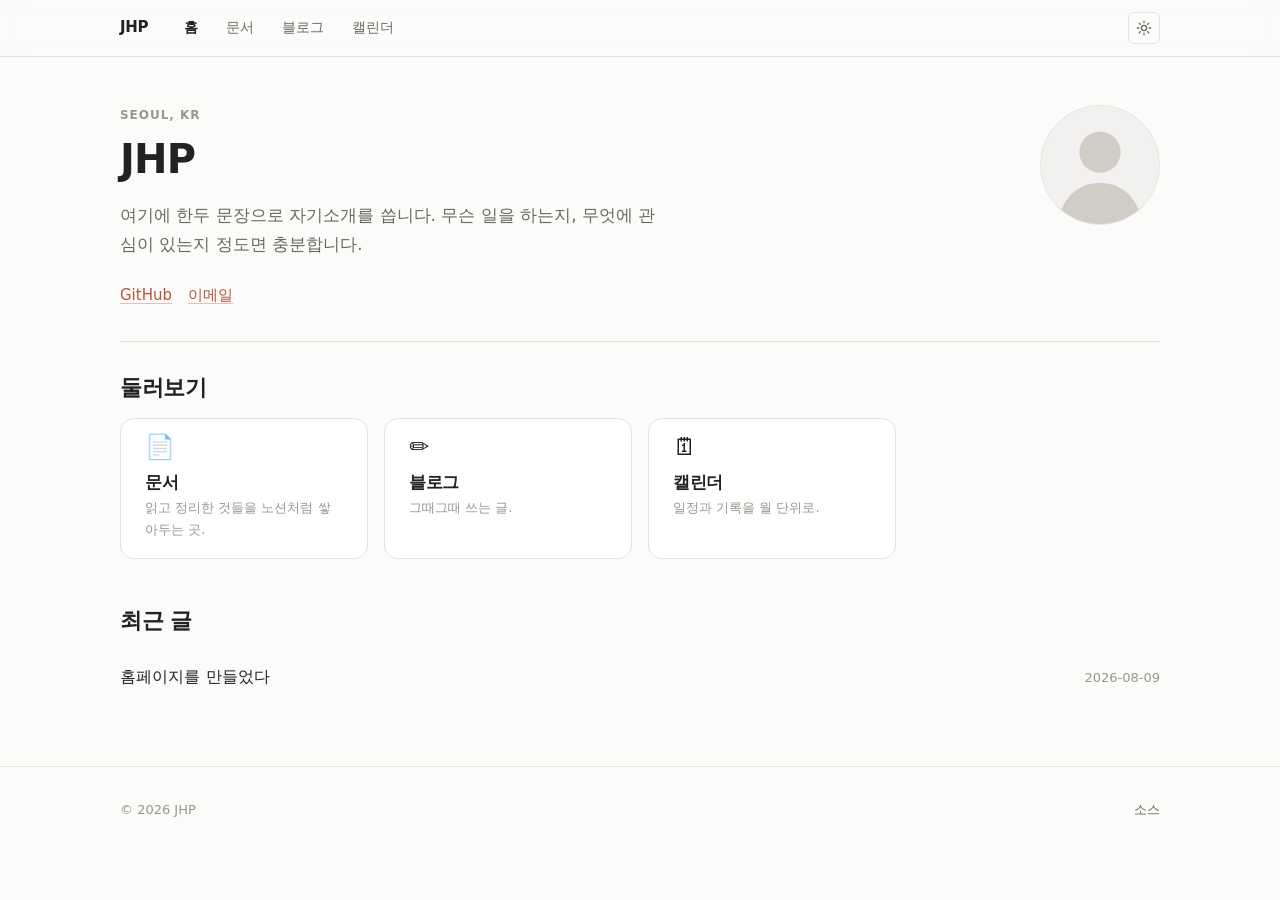
<file: index.html>
<!DOCTYPE html>
<html lang="ko">
<head>
<meta charset="utf-8">
<meta name="viewport" content="width=device-width, initial-scale=1">
<title>JHP</title>
<meta name="description" content="JHP의 개인 홈페이지 — 프로필, 문서, 블로그, 캘린더.">
<link rel="icon" href="/assets/favicon.svg" type="image/svg+xml">
<link rel="stylesheet" href="/assets/css/base.css">
<link rel="stylesheet" href="/assets/css/home.css">
<script src="/assets/js/theme.js"></script>
</head>
<body>

<header class="site-header">
  <div class="site-header__inner">
    <a class="site-logo" href="/">JHP</a>
    <nav class="site-nav" aria-label="주요">
      <a href="/" aria-current="page">홈</a>
      <a href="/docs/">문서</a>
      <a href="/blog/">블로그</a>
      <a href="/calendar.html">캘린더</a>
    </nav>
    <button class="theme-toggle" type="button" aria-label="라이트/다크 테마 전환">
      <svg class="icon-sun" viewBox="0 0 24 24" fill="none" stroke="currentColor" stroke-width="2" stroke-linecap="round" aria-hidden="true"><circle cx="12" cy="12" r="4"/><path d="M12 2v2M12 20v2M4.9 4.9l1.4 1.4M17.7 17.7l1.4 1.4M2 12h2M20 12h2M4.9 19.1l1.4-1.4M17.7 6.3l1.4-1.4"/></svg>
      <svg class="icon-moon" viewBox="0 0 24 24" fill="none" stroke="currentColor" stroke-width="2" stroke-linecap="round" stroke-linejoin="round" aria-hidden="true"><path d="M21 12.8A9 9 0 1 1 11.2 3a7 7 0 0 0 9.8 9.8z"/></svg>
    </button>
  </div>
</header>

<main class="wrap wrap--wide">

  <!-- 프로필 -->
  <section class="hero">
    <div class="hero__text">
      <p class="eyebrow">Seoul, KR</p>
      <h1>JHP</h1>
      <p class="lede">
        여기에 한두 문장으로 자기소개를 씁니다. 무슨 일을 하는지, 무엇에
        관심이 있는지 정도면 충분합니다.
      </p>
      <ul class="profile-links">
        <li><a href="https://github.com/FoxOnTheGroove">GitHub</a></li>
        <!-- 공개할 이메일 주소를 직접 넣으세요. 안 쓸 거면 이 줄을 지웁니다. -->
        <li><a href="mailto:you@example.com">이메일</a></li>
      </ul>
    </div>
    <img class="hero__avatar" src="/assets/img/avatar.svg" alt="" width="120" height="120">
  </section>

  <hr>

  <!-- 섹션 안내 -->
  <section class="stack">
    <h2>둘러보기</h2>
    <div class="grid">

      <a class="card card--section" href="/docs/">
        <span class="card__icon" aria-hidden="true">📄</span>
        <h3>문서</h3>
        <p class="meta">읽고 정리한 것들을 노션처럼 쌓아두는 곳.</p>
      </a>

      <a class="card card--section" href="/blog/">
        <span class="card__icon" aria-hidden="true">✏️</span>
        <h3>블로그</h3>
        <p class="meta">그때그때 쓰는 글.</p>
      </a>

      <a class="card card--section" href="/calendar.html">
        <span class="card__icon" aria-hidden="true">🗓</span>
        <h3>캘린더</h3>
        <p class="meta">일정과 기록을 월 단위로.</p>
      </a>

    </div>
  </section>

  <!-- 최근 글 — blog/posts/posts.json에서 자동으로 채워집니다. -->
  <section class="stack" style="margin-top: var(--sp-12)">
    <h2>최근 글</h2>
    <div id="recent-posts" class="state">불러오는 중…</div>
  </section>

</main>

<footer class="site-footer">
  <div class="site-footer__inner">
    <span>© <span id="year">2026</span> JHP</span>
    <a href="https://github.com/FoxOnTheGroove/FoxOnTheGroove.github.io">소스</a>
  </div>
</footer>

<script src="/assets/js/content.js"></script>
<script src="/assets/js/home.js"></script>
</body>
</html>
</file>
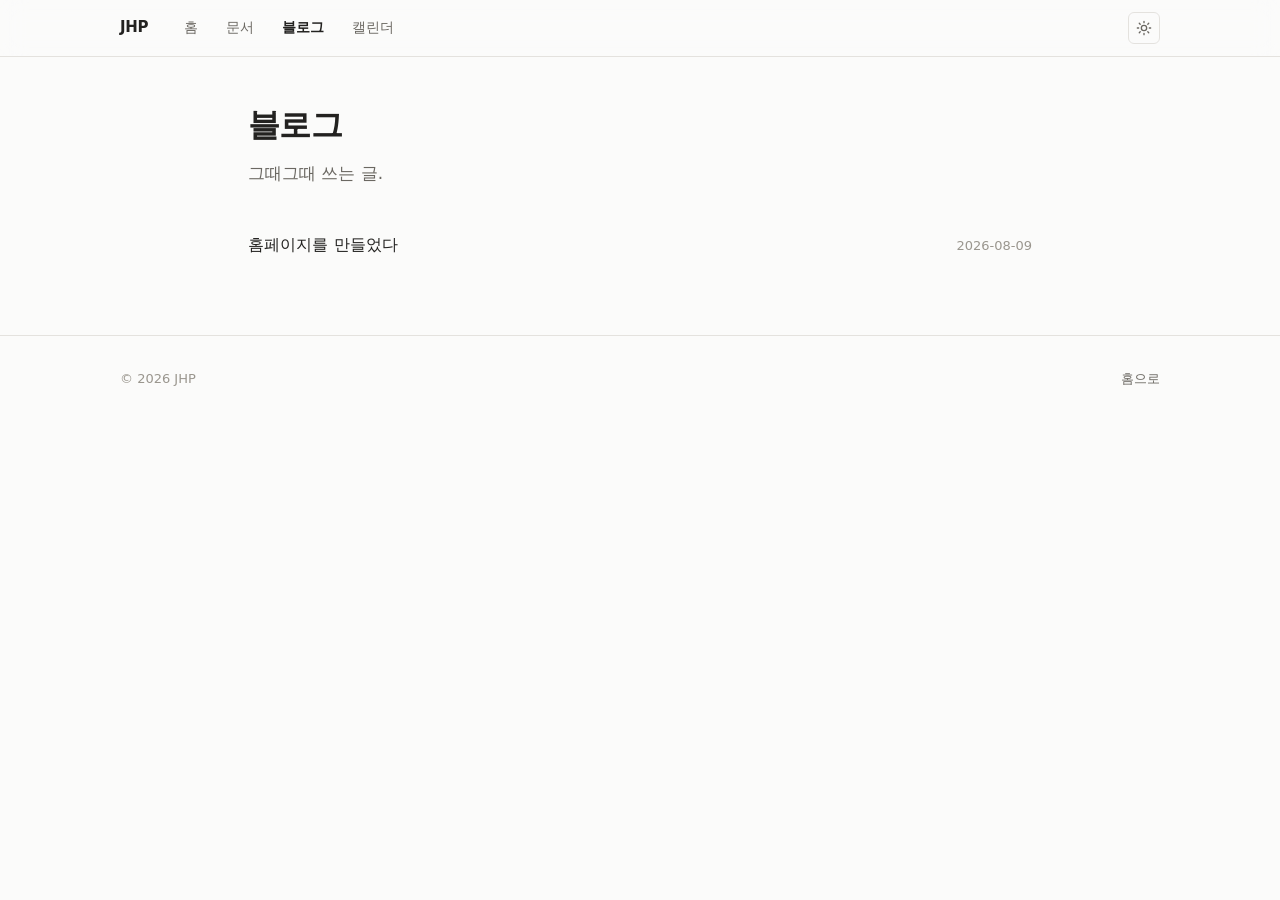
<file: blog/index.html>
<!DOCTYPE html>
<html lang="ko">
<head>
<meta charset="utf-8">
<meta name="viewport" content="width=device-width, initial-scale=1">
<title>블로그 — JHP</title>
<meta name="description" content="글 목록.">
<link rel="icon" href="/assets/favicon.svg" type="image/svg+xml">
<link rel="stylesheet" href="/assets/css/base.css">
<script src="/assets/js/theme.js"></script>
</head>
<body>

<header class="site-header">
  <div class="site-header__inner">
    <a class="site-logo" href="/">JHP</a>
    <nav class="site-nav" aria-label="주요">
      <a href="/">홈</a>
      <a href="/docs/">문서</a>
      <a href="/blog/" aria-current="page">블로그</a>
      <a href="/calendar.html">캘린더</a>
    </nav>
    <button class="theme-toggle" type="button" aria-label="라이트/다크 테마 전환">
      <svg class="icon-sun" viewBox="0 0 24 24" fill="none" stroke="currentColor" stroke-width="2" stroke-linecap="round" aria-hidden="true"><circle cx="12" cy="12" r="4"/><path d="M12 2v2M12 20v2M4.9 4.9l1.4 1.4M17.7 17.7l1.4 1.4M2 12h2M20 12h2M4.9 19.1l1.4-1.4M17.7 6.3l1.4-1.4"/></svg>
      <svg class="icon-moon" viewBox="0 0 24 24" fill="none" stroke="currentColor" stroke-width="2" stroke-linecap="round" stroke-linejoin="round" aria-hidden="true"><path d="M21 12.8A9 9 0 1 1 11.2 3a7 7 0 0 0 9.8 9.8z"/></svg>
    </button>
  </div>
</header>

<main class="wrap">
  <h1>블로그</h1>
  <p class="lede" style="margin-top: var(--sp-3)">그때그때 쓰는 글.</p>

  <div id="list" class="state" style="margin-top: var(--sp-8)">불러오는 중…</div>
</main>

<footer class="site-footer">
  <div class="site-footer__inner">
    <span>© <span id="year">2026</span> JHP</span>
    <a href="/">홈으로</a>
  </div>
</footer>

<script src="/assets/js/content.js"></script>
<script>
  document.getElementById('year').textContent = new Date().getFullYear();
  const box = document.getElementById('list');
  Content.loadJSON('/blog/posts/posts.json')
    .then((posts) => Content.renderList(box, Content.byNewest(posts), '/blog/post.html?slug='))
    .catch(() => Content.showError(box, '글 목록을 불러오지 못했습니다.'));
</script>
</body>
</html>
</file>
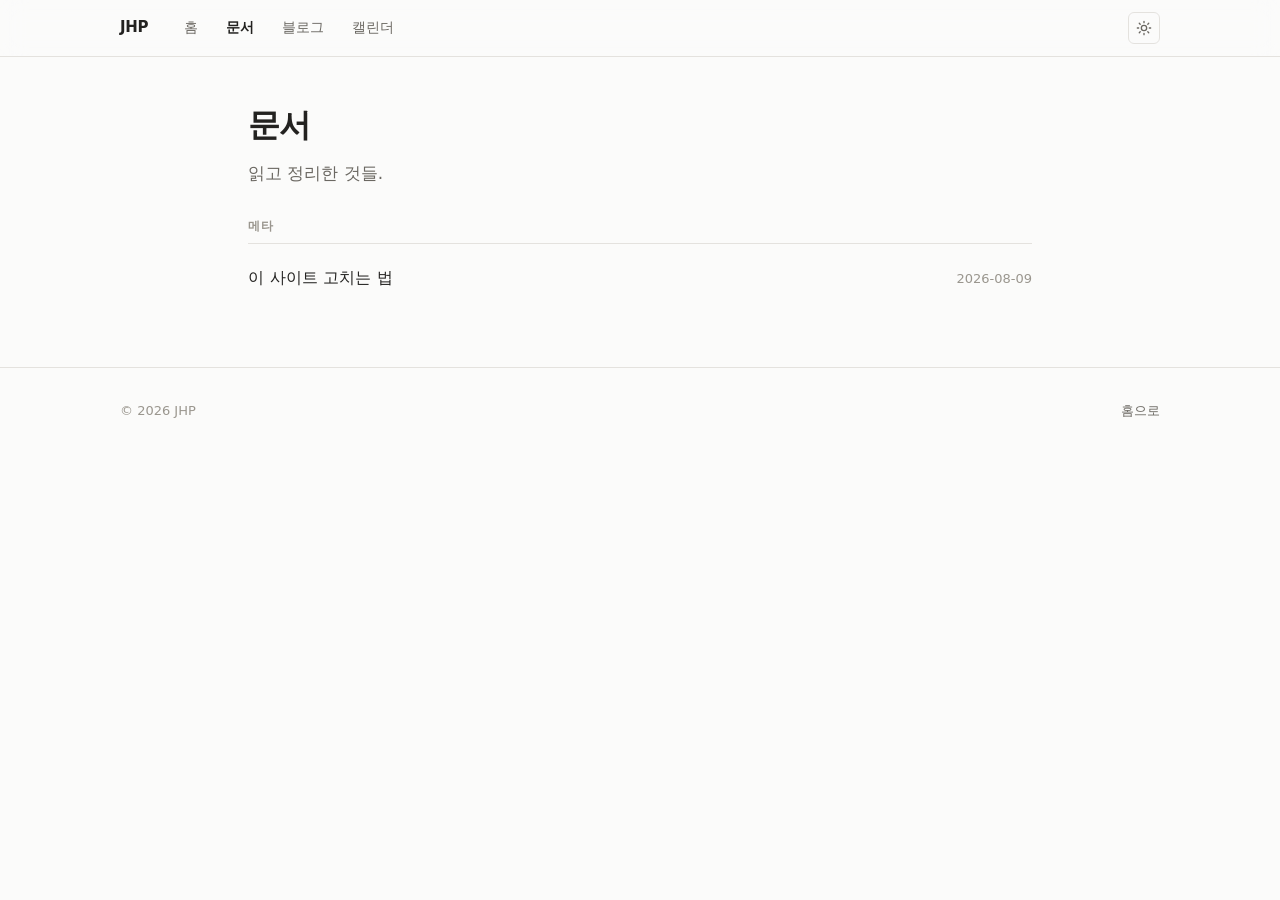
<file: docs/index.html>
<!DOCTYPE html>
<html lang="ko">
<head>
<meta charset="utf-8">
<meta name="viewport" content="width=device-width, initial-scale=1">
<title>문서 — JHP</title>
<meta name="description" content="읽고 정리한 것들.">
<link rel="icon" href="/assets/favicon.svg" type="image/svg+xml">
<link rel="stylesheet" href="/assets/css/base.css">
<script src="/assets/js/theme.js"></script>
<style>
  .doc-group + .doc-group { margin-top: var(--sp-12); }
  .doc-group__title {
    font-size: 0.75rem; font-weight: 600; letter-spacing: 0.08em;
    text-transform: uppercase; color: var(--text-faint);
    padding-bottom: var(--sp-2); border-bottom: 1px solid var(--border);
    margin-bottom: var(--sp-2);
  }
</style>
</head>
<body>

<header class="site-header">
  <div class="site-header__inner">
    <a class="site-logo" href="/">JHP</a>
    <nav class="site-nav" aria-label="주요">
      <a href="/">홈</a>
      <a href="/docs/" aria-current="page">문서</a>
      <a href="/blog/">블로그</a>
      <a href="/calendar.html">캘린더</a>
    </nav>
    <button class="theme-toggle" type="button" aria-label="라이트/다크 테마 전환">
      <svg class="icon-sun" viewBox="0 0 24 24" fill="none" stroke="currentColor" stroke-width="2" stroke-linecap="round" aria-hidden="true"><circle cx="12" cy="12" r="4"/><path d="M12 2v2M12 20v2M4.9 4.9l1.4 1.4M17.7 17.7l1.4 1.4M2 12h2M20 12h2M4.9 19.1l1.4-1.4M17.7 6.3l1.4-1.4"/></svg>
      <svg class="icon-moon" viewBox="0 0 24 24" fill="none" stroke="currentColor" stroke-width="2" stroke-linecap="round" stroke-linejoin="round" aria-hidden="true"><path d="M21 12.8A9 9 0 1 1 11.2 3a7 7 0 0 0 9.8 9.8z"/></svg>
    </button>
  </div>
</header>

<main class="wrap">
  <h1>문서</h1>
  <p class="lede" style="margin-top: var(--sp-3)">읽고 정리한 것들.</p>

  <div id="list" class="state" style="margin-top: var(--sp-8)">불러오는 중…</div>
</main>

<footer class="site-footer">
  <div class="site-footer__inner">
    <span>© <span id="year">2026</span> JHP</span>
    <a href="/">홈으로</a>
  </div>
</footer>

<script src="/assets/js/content.js"></script>
<script>
  document.getElementById('year').textContent = new Date().getFullYear();

  const box = document.getElementById('list');

  Content.loadJSON('/docs/pages/docs.json')
    .then((docs) => {
      if (!docs.length) return Content.showError(box, '아직 문서가 없습니다.');

      // group 필드로 묶습니다. group이 없는 문서는 "기타"로 갑니다.
      const groups = new Map();
      for (const doc of docs) {
        const key = doc.group || '기타';
        if (!groups.has(key)) groups.set(key, []);
        groups.get(key).push(doc);
      }

      const frag = document.createDocumentFragment();
      for (const [name, items] of groups) {
        const section = document.createElement('section');
        section.className = 'doc-group';

        const title = document.createElement('h2');
        title.className = 'doc-group__title';
        title.textContent = name;
        section.append(title);

        const holder = document.createElement('div');
        Content.renderList(holder, Content.byNewest(items), '/docs/doc.html?slug=');
        section.append(holder);

        frag.append(section);
      }

      box.className = '';
      box.replaceChildren(frag);
    })
    .catch(() => Content.showError(box, '문서 목록을 불러오지 못했습니다.'));
</script>
</body>
</html>
</file>
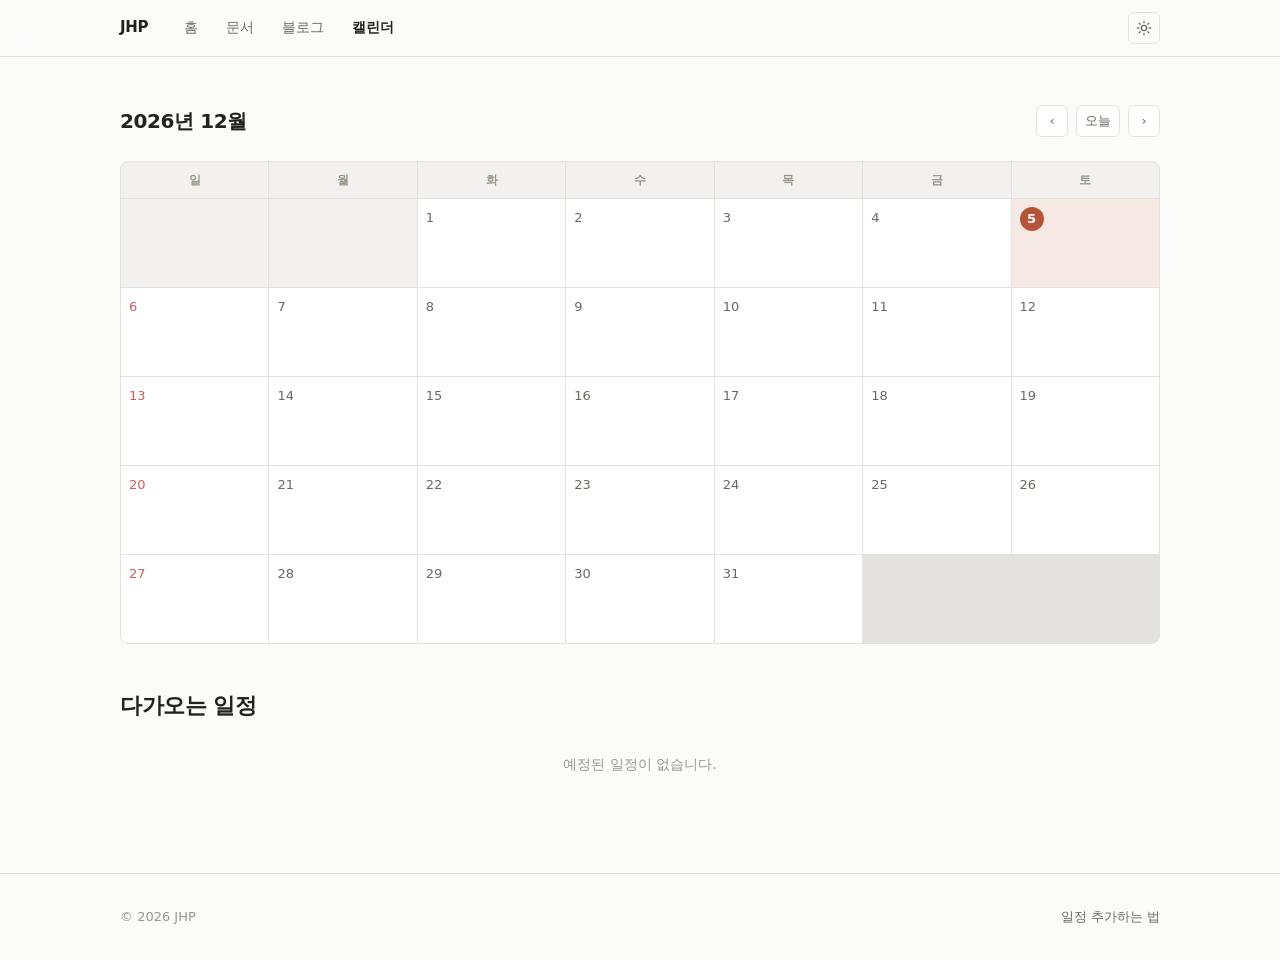
<file: calendar.html>
<!DOCTYPE html>
<html lang="ko">
<head>
<meta charset="utf-8">
<meta name="viewport" content="width=device-width, initial-scale=1">
<title>캘린더 — JHP</title>
<meta name="description" content="일정을 월 단위로.">
<link rel="icon" href="/assets/favicon.svg" type="image/svg+xml">
<link rel="stylesheet" href="/assets/css/base.css">
<script src="/assets/js/theme.js"></script>
<style>
  .cal__bar {
    display: flex;
    align-items: center;
    gap: var(--sp-2);
    margin-bottom: var(--sp-6);
  }
  .cal__bar h2 { margin-right: auto; font-size: 1.25rem; }

  .cal__btn {
    display: grid;
    place-items: center;
    min-width: 32px;
    height: 32px;
    padding-inline: var(--sp-2);
    border: 1px solid var(--border);
    border-radius: 6px;
    background: var(--bg-raised);
    color: var(--text-muted);
    font: inherit;
    font-size: 0.8125rem;
    cursor: pointer;
  }
  .cal__btn:hover { background: var(--bg-hover); color: var(--text); }

  .cal__grid {
    display: grid;
    grid-template-columns: repeat(7, minmax(0, 1fr));
    gap: 1px;
    background: var(--border);
    border: 1px solid var(--border);
    border-radius: var(--radius);
    overflow: hidden;
  }

  .cal__weekday {
    padding: var(--sp-2);
    background: var(--bg-sunken);
    color: var(--text-faint);
    font-size: 0.75rem;
    font-weight: 600;
    text-align: center;
  }

  .cal__cell {
    min-height: 5.5rem;
    padding: var(--sp-2);
    background: var(--bg-raised);
    display: flex;
    flex-direction: column;
    gap: 2px;
  }
  .cal__cell--blank { background: var(--bg-sunken); }

  .cal__num {
    font-size: 0.8125rem;
    font-variant-numeric: tabular-nums;
    color: var(--text-muted);
  }
  .is-sunday .cal__num { color: #d05c5c; }

  .is-today { background: var(--accent-soft); }
  .is-today .cal__num {
    display: grid;
    place-items: center;
    width: 1.5rem; height: 1.5rem;
    border-radius: 50%;
    background: var(--accent);
    color: #fff;
    font-weight: 600;
  }

  .cal__event {
    display: block;
    padding: 1px var(--sp-2);
    border-radius: 4px;
    background: var(--bg-sunken);
    border-left: 2px solid var(--text-faint);
    font-size: 0.6875rem;
    line-height: 1.5;
    overflow: hidden;
    text-overflow: ellipsis;
    white-space: nowrap;
  }
  .cal__event--holiday { border-left-color: #d05c5c; }
  .cal__event--work    { border-left-color: #4a7ec4; }
  .cal__event--personal{ border-left-color: #4f9d69; }

  .upcoming__row {
    display: flex;
    align-items: baseline;
    justify-content: space-between;
    gap: var(--sp-4);
    padding: var(--sp-3) 0;
  }

  @media (max-width: 640px) {
    .cal__cell { min-height: 3.5rem; padding: var(--sp-1); }
    .cal__event { font-size: 0; padding: 0; height: 4px; border-radius: 2px;
                  border-left: 0; background: var(--text-faint); }
    .cal__event--holiday { background: #d05c5c; }
    .cal__event--work    { background: #4a7ec4; }
    .cal__event--personal{ background: #4f9d69; }
  }
</style>
</head>
<body>

<header class="site-header">
  <div class="site-header__inner">
    <a class="site-logo" href="/">JHP</a>
    <nav class="site-nav" aria-label="주요">
      <a href="/">홈</a>
      <a href="/docs/">문서</a>
      <a href="/blog/">블로그</a>
      <a href="/calendar.html" aria-current="page">캘린더</a>
    </nav>
    <button class="theme-toggle" type="button" aria-label="라이트/다크 테마 전환">
      <svg class="icon-sun" viewBox="0 0 24 24" fill="none" stroke="currentColor" stroke-width="2" stroke-linecap="round" aria-hidden="true"><circle cx="12" cy="12" r="4"/><path d="M12 2v2M12 20v2M4.9 4.9l1.4 1.4M17.7 17.7l1.4 1.4M2 12h2M20 12h2M4.9 19.1l1.4-1.4M17.7 6.3l1.4-1.4"/></svg>
      <svg class="icon-moon" viewBox="0 0 24 24" fill="none" stroke="currentColor" stroke-width="2" stroke-linecap="round" stroke-linejoin="round" aria-hidden="true"><path d="M21 12.8A9 9 0 1 1 11.2 3a7 7 0 0 0 9.8 9.8z"/></svg>
    </button>
  </div>
</header>

<main class="wrap wrap--wide">

  <div class="cal__bar">
    <h2 id="cal-label">—</h2>
    <button id="cal-prev"  class="cal__btn" type="button" aria-label="이전 달">‹</button>
    <button id="cal-today" class="cal__btn" type="button">오늘</button>
    <button id="cal-next"  class="cal__btn" type="button" aria-label="다음 달">›</button>
  </div>

  <div id="cal-grid" class="cal__grid"></div>

  <section style="margin-top: var(--sp-12)">
    <h2>다가오는 일정</h2>
    <div id="cal-upcoming" class="state">불러오는 중…</div>
  </section>

</main>

<footer class="site-footer">
  <div class="site-footer__inner">
    <span>© <span id="year">2026</span> JHP</span>
    <a href="/docs/doc.html?slug=site-guide">일정 추가하는 법</a>
  </div>
</footer>

<script src="/assets/js/content.js"></script>
<script src="/assets/js/calendar.js"></script>
<script>document.getElementById('year').textContent = new Date().getFullYear();</script>
</body>
</html>
</file>
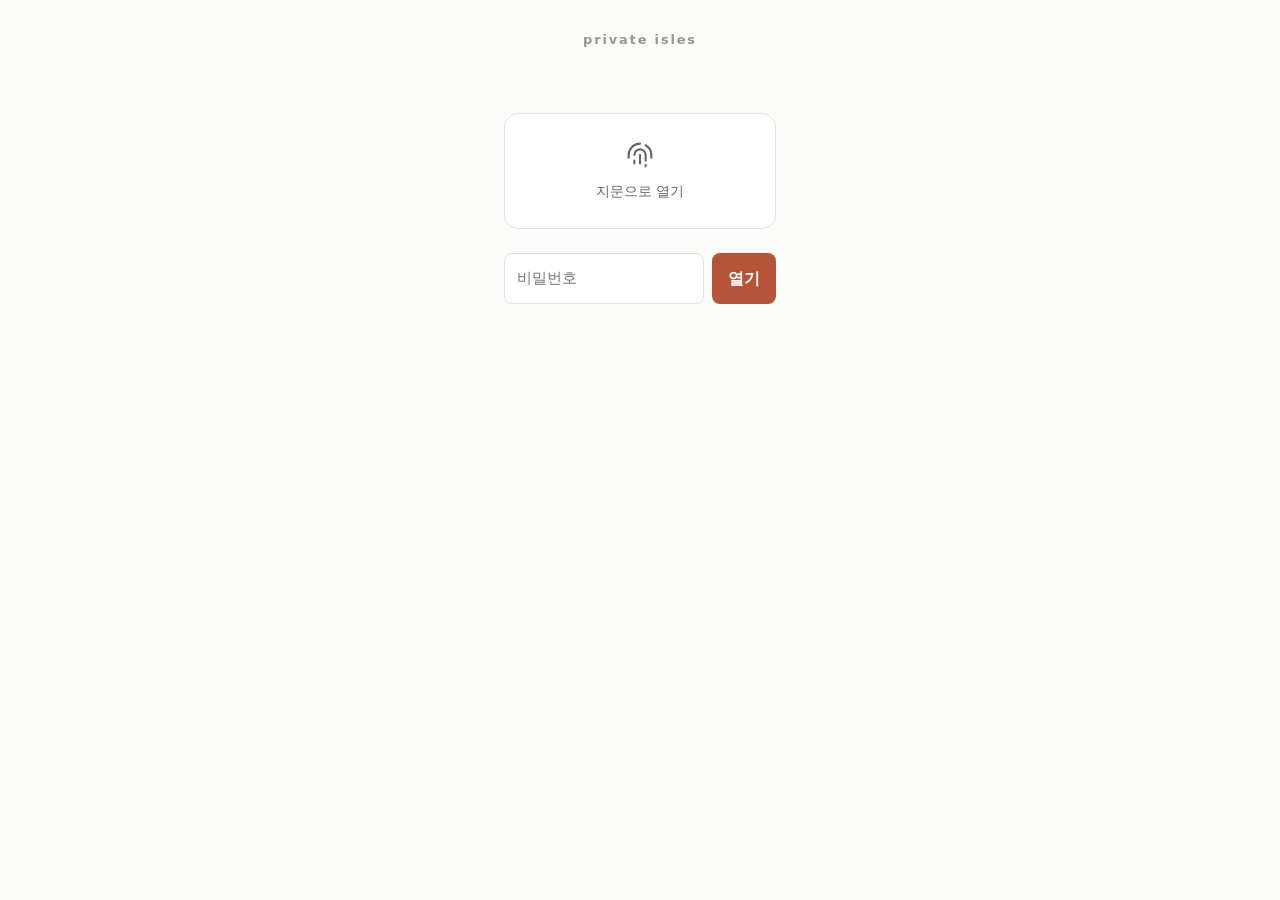
<file: private-isles.html>
<!DOCTYPE html>
<html lang="ko">
<head>
<meta charset="utf-8">
<meta name="viewport" content="width=device-width, initial-scale=1, viewport-fit=cover">
<title>private isles</title>

<!-- 이 페이지는 주소를 직접 쳐야만 들어옵니다. 검색엔진 색인도 막습니다. -->
<meta name="robots" content="noindex, nofollow">
<meta name="referrer" content="no-referrer">

<link rel="icon" href="/assets/favicon.svg" type="image/svg+xml">
<link rel="stylesheet" href="/assets/css/base.css">
<link rel="stylesheet" href="/assets/css/isles.css">
<script src="/assets/js/theme.js"></script>
</head>
<body>

<main class="isles">
  <h1 class="isles__title">private isles</h1>

  <!-- 잠금 화면 -->
  <section class="lock" id="lock" hidden>
    <button class="lock__bio" id="unlock-bio" type="button" hidden>
      <svg viewBox="0 0 24 24" fill="none" stroke="currentColor" stroke-width="1.5"
           stroke-linecap="round" aria-hidden="true">
        <path d="M12 4a8 8 0 0 0-8 8v2M20 14v-2a8 8 0 0 0-4-6.9"/>
        <path d="M8 12a4 4 0 0 1 8 0v4M16 19v1"/>
        <path d="M12 12v6M8 16v2"/>
      </svg>
      지문으로 열기
    </button>

    <form class="lock__form" id="pw-form">
      <label class="sr-only" for="pw">비밀번호</label>
      <input class="lock__input" id="pw" type="password" autocomplete="current-password"
             placeholder="비밀번호" enterkeyhint="go">
      <button class="lock__go" type="submit">열기</button>
    </form>

    <p class="lock__msg" id="lock-msg"></p>
  </section>

  <!-- 잠금이 풀린 뒤 -->
  <section id="vault" hidden>
    <ul class="pad" id="pad"></ul>

    <div class="isles__foot">
      <p class="isles__grace" id="grace-note"></p>
      <button class="isles__action" id="register-bio" type="button" hidden>
        이 기기에 지문 등록
      </button>
      <button class="isles__action" id="lock-now" type="button">지금 잠그기</button>
    </div>
  </section>
</main>

<script src="/assets/js/content.js"></script>
<script src="/assets/js/vault.js"></script>
<script src="/assets/js/isles.js"></script>
</body>
</html>
</file>
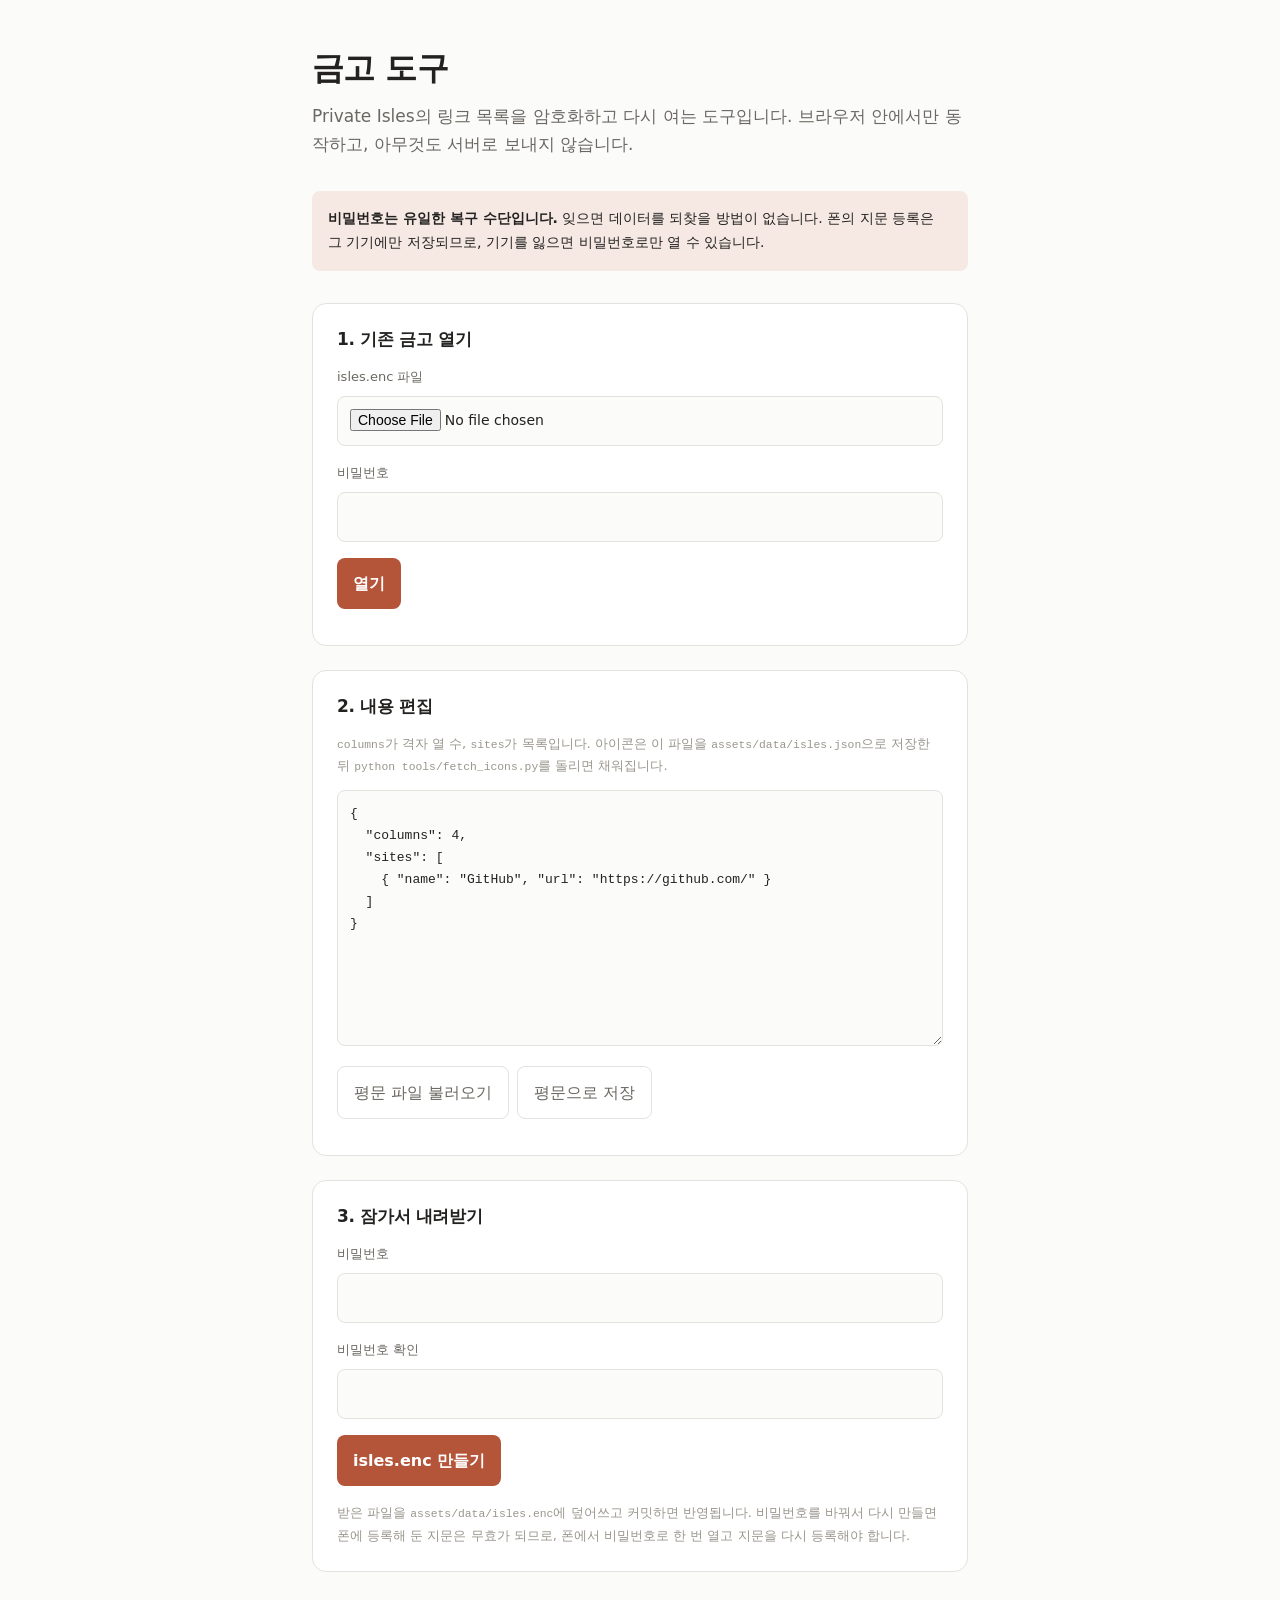
<file: tools/lock.html>
<!DOCTYPE html>
<html lang="ko">
<head>
<meta charset="utf-8">
<meta name="viewport" content="width=device-width, initial-scale=1">
<title>금고 도구 — Private Isles</title>
<meta name="robots" content="noindex, nofollow">
<link rel="icon" href="/assets/favicon.svg" type="image/svg+xml">
<link rel="stylesheet" href="/assets/css/base.css">
<script src="/assets/js/theme.js"></script>
<style>
  .panel {
    padding: var(--sp-6);
    background: var(--bg-raised);
    border: 1px solid var(--border);
    border-radius: var(--radius-lg);
  }
  .panel + .panel { margin-top: var(--sp-6); }
  .panel h2 { font-size: 1.0625rem; margin-bottom: var(--sp-4); }

  .field { display: block; margin-bottom: var(--sp-4); }
  .field span {
    display: block; margin-bottom: var(--sp-2);
    font-size: 0.8125rem; color: var(--text-muted);
  }

  input[type="password"], input[type="file"], textarea {
    width: 100%;
    padding: var(--sp-3);
    background: var(--bg);
    border: 1px solid var(--border);
    border-radius: var(--radius);
    color: var(--text);
    font: inherit; font-size: 0.875rem;
  }
  textarea {
    min-height: 16rem;
    font-family: var(--font-mono); font-size: 0.8125rem;
    resize: vertical; white-space: pre;
  }
  input:focus, textarea:focus { outline: none; border-color: var(--accent); }

  .btn {
    padding: var(--sp-3) var(--sp-4);
    background: var(--accent); border: 0; border-radius: var(--radius);
    color: #fff; font: inherit; font-weight: 600; cursor: pointer;
  }
  .btn:disabled { opacity: 0.5; cursor: default; }
  .btn--ghost {
    background: transparent; color: var(--text-muted);
    border: 1px solid var(--border); font-weight: 400;
  }

  .msg { margin-top: var(--sp-3); font-size: 0.8125rem; color: var(--text-faint); }
  .msg--error { color: #c4483f; }
  .msg--ok { color: #3f8f5c; }

  .warn {
    padding: var(--sp-4); margin-bottom: var(--sp-8);
    background: var(--accent-soft);
    border-radius: var(--radius);
    font-size: 0.875rem;
  }
</style>
</head>
<body>

<main class="wrap" style="max-width: 44rem; padding-block: var(--sp-12)">
  <h1>금고 도구</h1>
  <p class="lede" style="margin-top: var(--sp-3)">
    Private Isles의 링크 목록을 암호화하고 다시 여는 도구입니다.
    브라우저 안에서만 동작하고, 아무것도 서버로 보내지 않습니다.
  </p>

  <div class="warn" style="margin-top: var(--sp-8)">
    <strong>비밀번호는 유일한 복구 수단입니다.</strong>
    잊으면 데이터를 되찾을 방법이 없습니다. 폰의 지문 등록은 그 기기에만
    저장되므로, 기기를 잃으면 비밀번호로만 열 수 있습니다.
  </div>

  <!-- 1. 열기 -->
  <section class="panel">
    <h2>1. 기존 금고 열기</h2>
    <label class="field">
      <span>isles.enc 파일</span>
      <input type="file" id="open-file" accept=".enc,.json,application/json">
    </label>
    <label class="field">
      <span>비밀번호</span>
      <input type="password" id="open-pw" autocomplete="off">
    </label>
    <button class="btn" id="open-go" type="button">열기</button>
    <p class="msg" id="open-msg"></p>
  </section>

  <!-- 2. 편집 -->
  <section class="panel">
    <h2>2. 내용 편집</h2>
    <p class="meta" style="margin-bottom: var(--sp-3)">
      <code>columns</code>가 격자 열 수, <code>sites</code>가 목록입니다.
      아이콘은 이 파일을 <code>assets/data/isles.json</code>으로 저장한 뒤
      <code>python tools/fetch_icons.py</code>를 돌리면 채워집니다.
    </p>
    <textarea id="plain" spellcheck="false">{
  "columns": 4,
  "sites": [
    { "name": "GitHub", "url": "https://github.com/" }
  ]
}</textarea>
    <div style="display: flex; gap: var(--sp-2); margin-top: var(--sp-3)">
      <button class="btn btn--ghost" id="load-plain" type="button">평문 파일 불러오기</button>
      <button class="btn btn--ghost" id="save-plain" type="button">평문으로 저장</button>
    </div>
    <input type="file" id="plain-file" accept=".json,application/json" hidden>
    <p class="msg" id="plain-msg"></p>
  </section>

  <!-- 3. 잠그기 -->
  <section class="panel">
    <h2>3. 잠가서 내려받기</h2>
    <label class="field">
      <span>비밀번호</span>
      <input type="password" id="new-pw" autocomplete="new-password">
    </label>
    <label class="field">
      <span>비밀번호 확인</span>
      <input type="password" id="new-pw2" autocomplete="new-password">
    </label>
    <button class="btn" id="lock-go" type="button">isles.enc 만들기</button>
    <p class="msg" id="lock-msg"></p>
    <p class="meta" style="margin-top: var(--sp-4)">
      받은 파일을 <code>assets/data/isles.enc</code>에 덮어쓰고 커밋하면 반영됩니다.
      비밀번호를 바꿔서 다시 만들면 폰에 등록해 둔 지문은 무효가 되므로,
      폰에서 비밀번호로 한 번 열고 지문을 다시 등록해야 합니다.
    </p>
  </section>
</main>

<script src="/assets/js/vault.js"></script>
<script>
(function () {
  'use strict';

  const $ = (id) => document.getElementById(id);

  function say(el, text, kind) {
    el.textContent = text;
    el.className = 'msg' + (kind ? ' msg--' + kind : '');
  }

  function readFile(input) {
    const file = input.files && input.files[0];
    if (!file) return Promise.reject(new Error('파일을 고르세요.'));
    return file.text();
  }

  function download(name, text) {
    const blob = new Blob([text], { type: 'application/json' });
    const url = URL.createObjectURL(blob);
    const a = document.createElement('a');
    a.href = url;
    a.download = name;
    a.click();
    URL.revokeObjectURL(url);
  }

  /* 1. 열기 */
  $('open-go').addEventListener('click', async () => {
    const msg = $('open-msg');
    say(msg, '여는 중…');
    try {
      const vault = JSON.parse(await readFile($('open-file')));
      const { data } = await Vault.openWithPassword(vault, $('open-pw').value);
      $('plain').value = JSON.stringify(data, null, 2);
      $('open-pw').value = '';
      say(msg, '열었습니다. 아래에서 편집하세요.', 'ok');
    } catch (e) {
      say(msg, e.message === 'wrong-password'
        ? '비밀번호가 맞지 않습니다.'
        : '열지 못했습니다: ' + e.message, 'error');
    }
  });

  /* 2. 편집 */
  $('load-plain').addEventListener('click', () => $('plain-file').click());

  $('plain-file').addEventListener('change', async () => {
    try {
      $('plain').value = await readFile($('plain-file'));
      say($('plain-msg'), '불러왔습니다.', 'ok');
    } catch (e) {
      say($('plain-msg'), e.message, 'error');
    }
  });

  $('save-plain').addEventListener('click', () => {
    try {
      JSON.parse($('plain').value);
      download('isles.json', $('plain').value);
      say($('plain-msg'),
        '내려받았습니다. assets/data/isles.json에 두세요. 이 파일은 커밋하지 않습니다.', 'ok');
    } catch (e) {
      say($('plain-msg'), 'JSON 형식이 잘못됐습니다: ' + e.message, 'error');
    }
  });

  /* 3. 잠그기 */
  $('lock-go').addEventListener('click', async () => {
    const msg = $('lock-msg');
    const pw = $('new-pw').value;

    if (pw !== $('new-pw2').value) {
      return say(msg, '두 비밀번호가 다릅니다.', 'error');
    }
    if (pw.length < 12) {
      return say(msg, '비밀번호가 짧습니다. 12자 이상으로 해 주세요.', 'error');
    }

    let data;
    try {
      data = JSON.parse($('plain').value);
    } catch (e) {
      return say(msg, 'JSON 형식이 잘못됐습니다: ' + e.message, 'error');
    }

    say(msg, '잠그는 중… (몇 초 걸립니다)');
    try {
      const vault = await Vault.create(data, pw);

      // 만든 자리에서 바로 다시 열어 본다. 못 여는 파일을 넘기는 사고를 막는다.
      const check = await Vault.openWithPassword(vault, pw);
      if (JSON.stringify(check.data) !== JSON.stringify(data)) {
        throw new Error('검증 실패 — 내용이 일치하지 않습니다');
      }

      download('isles.enc', JSON.stringify(vault));
      $('new-pw').value = $('new-pw2').value = '';
      say(msg, '만들었습니다. 열어보는 것까지 확인했습니다.', 'ok');
    } catch (e) {
      say(msg, '실패: ' + e.message, 'error');
    }
  });
})();
</script>
</body>
</html>
</file>
<file: assets/css/base.css>
/* ==========================================================================
   base.css — 사이트 전역 디자인 시스템
   모든 페이지가 이 파일 하나를 공유합니다. 색·간격·타이포는 여기서만 고칩니다.
   ========================================================================== */

/* --- 1. 디자인 토큰 ------------------------------------------------------ */

:root {
  /* 라이트 테마가 기본값. 모든 색은 반드시 여기서 한 번 정의됩니다. */
  --bg:            #fbfbfa;
  --bg-raised:     #ffffff;
  --bg-sunken:     #f2f1ef;
  --bg-hover:      #efeeec;

  --text:          #232220;
  --text-muted:    #6b6862;
  --text-faint:    #9a968e;

  --border:        #e4e2de;
  --border-strong: #d0cdc7;

  --accent:        #b4553a;
  --accent-hover:  #99452e;
  --accent-soft:   #f6e9e4;

  /* 타이포그래피 */
  --font-sans: Pretendard, -apple-system, BlinkMacSystemFont, "Segoe UI",
               "Apple SD Gothic Neo", "Malgun Gothic", system-ui, sans-serif;
  --font-mono: "SFMono-Regular", Consolas, "JetBrains Mono", "D2Coding",
               monospace;

  /* 간격 — 4px 스케일 */
  --sp-1: 0.25rem;
  --sp-2: 0.5rem;
  --sp-3: 0.75rem;
  --sp-4: 1rem;
  --sp-6: 1.5rem;
  --sp-8: 2rem;
  --sp-12: 3rem;
  --sp-16: 4rem;

  --radius:    8px;
  --radius-lg: 14px;

  --shadow: 0 1px 2px rgb(0 0 0 / 0.04), 0 4px 12px rgb(0 0 0 / 0.05);

  --content-width: 52rem;
  --wide-width: 68rem;
}

/* 시스템 설정이 다크일 때. 사용자가 명시적으로 라이트를 고르면 적용 안 함. */
@media (prefers-color-scheme: dark) {
  :root:not([data-theme="light"]) {
    --bg:            #191918;
    --bg-raised:     #222221;
    --bg-sunken:     #131312;
    --bg-hover:      #2c2c2a;

    --text:          #eceae6;
    --text-muted:    #a3a099;
    --text-faint:    #75726c;

    --border:        #2f2f2d;
    --border-strong: #43423f;

    --accent:        #e08a69;
    --accent-hover:  #eda182;
    --accent-soft:   #33231d;

    --shadow: 0 1px 2px rgb(0 0 0 / 0.3), 0 4px 14px rgb(0 0 0 / 0.35);
  }
}

/* 토글로 다크를 명시한 경우 — 시스템 설정을 이깁니다. */
:root[data-theme="dark"] {
  --bg:            #191918;
  --bg-raised:     #222221;
  --bg-sunken:     #131312;
  --bg-hover:      #2c2c2a;

  --text:          #eceae6;
  --text-muted:    #a3a099;
  --text-faint:    #75726c;

  --border:        #2f2f2d;
  --border-strong: #43423f;

  --accent:        #e08a69;
  --accent-hover:  #eda182;
  --accent-soft:   #33231d;

  --shadow: 0 1px 2px rgb(0 0 0 / 0.3), 0 4px 14px rgb(0 0 0 / 0.35);
}

/* --- 2. 리셋 ------------------------------------------------------------- */

*, *::before, *::after { box-sizing: border-box; }

html {
  -webkit-text-size-adjust: 100%;
  scroll-behavior: smooth;
}

body {
  margin: 0;
  background: var(--bg);
  color: var(--text);
  font-family: var(--font-sans);
  font-size: 16px;
  line-height: 1.7;
  -webkit-font-smoothing: antialiased;
  text-rendering: optimizeLegibility;
}

img, svg, video { max-width: 100%; height: auto; display: block; }

h1, h2, h3, h4 {
  line-height: 1.3;
  font-weight: 650;
  letter-spacing: -0.02em;
  margin: 0;
  text-wrap: balance;
}

h1 { font-size: 2rem; }
h2 { font-size: 1.375rem; }
h3 { font-size: 1.0625rem; }

p { margin: 0; }

a {
  color: var(--accent);
  text-decoration-color: color-mix(in srgb, var(--accent) 35%, transparent);
  text-underline-offset: 3px;
}
a:hover { color: var(--accent-hover); text-decoration-color: currentColor; }

code, pre, kbd { font-family: var(--font-mono); font-size: 0.875em; }

:focus-visible {
  outline: 2px solid var(--accent);
  outline-offset: 2px;
  border-radius: 3px;
}

/* --- 3. 레이아웃 --------------------------------------------------------- */

.wrap {
  width: 100%;
  max-width: var(--content-width);
  margin-inline: auto;
  padding-inline: var(--sp-6);
}
.wrap--wide { max-width: var(--wide-width); }

.stack > * + * { margin-top: var(--sp-4); }
.stack-lg > * + * { margin-top: var(--sp-8); }

main { padding-block: var(--sp-12) var(--sp-16); }

/* --- 4. 헤더 / 내비게이션 ------------------------------------------------ */

.site-header {
  position: sticky;
  top: 0;
  z-index: 50;
  background: color-mix(in srgb, var(--bg) 82%, transparent);
  backdrop-filter: blur(12px);
  border-bottom: 1px solid var(--border);
}

.site-header__inner {
  display: flex;
  align-items: center;
  gap: var(--sp-6);
  height: 56px;
  max-width: var(--wide-width);
  margin-inline: auto;
  padding-inline: var(--sp-6);
}

.site-logo {
  font-weight: 700;
  font-size: 0.9375rem;
  letter-spacing: -0.02em;
  color: var(--text);
  text-decoration: none;
  white-space: nowrap;
}
.site-logo:hover { color: var(--text); }

.site-nav {
  display: flex;
  gap: var(--sp-1);
  margin-right: auto;
  overflow-x: auto;
  scrollbar-width: none;
}
.site-nav::-webkit-scrollbar { display: none; }

.site-nav a {
  padding: var(--sp-1) var(--sp-3);
  border-radius: 6px;
  font-size: 0.875rem;
  color: var(--text-muted);
  text-decoration: none;
  white-space: nowrap;
  transition: background 0.12s, color 0.12s;
}
.site-nav a:hover { background: var(--bg-hover); color: var(--text); }

/* 현재 페이지 표시 — 각 페이지에서 aria-current="page"를 직접 지정합니다. */
.site-nav a[aria-current="page"] { color: var(--text); font-weight: 600; }

.theme-toggle {
  flex-shrink: 0;
  display: grid;
  place-items: center;
  width: 32px;
  height: 32px;
  padding: 0;
  border: 1px solid var(--border);
  border-radius: 6px;
  background: transparent;
  color: var(--text-muted);
  cursor: pointer;
  transition: background 0.12s, color 0.12s;
}
.theme-toggle:hover { background: var(--bg-hover); color: var(--text); }
.theme-toggle svg { width: 16px; height: 16px; }

/* 아이콘 두 개 중 현재 테마에 맞는 것만 보여줍니다. */
.theme-toggle .icon-moon { display: none; }
@media (prefers-color-scheme: dark) {
  :root:not([data-theme="light"]) .theme-toggle .icon-sun { display: none; }
  :root:not([data-theme="light"]) .theme-toggle .icon-moon { display: block; }
}
:root[data-theme="dark"] .theme-toggle .icon-sun { display: none; }
:root[data-theme="dark"] .theme-toggle .icon-moon { display: block; }
:root[data-theme="light"] .theme-toggle .icon-sun { display: block; }
:root[data-theme="light"] .theme-toggle .icon-moon { display: none; }

/* --- 5. 푸터 ------------------------------------------------------------- */

.site-footer {
  border-top: 1px solid var(--border);
  padding-block: var(--sp-8);
  color: var(--text-faint);
  font-size: 0.8125rem;
}
.site-footer__inner {
  display: flex;
  flex-wrap: wrap;
  gap: var(--sp-4);
  justify-content: space-between;
  max-width: var(--wide-width);
  margin-inline: auto;
  padding-inline: var(--sp-6);
}
.site-footer a { color: var(--text-muted); text-decoration: none; }
.site-footer a:hover { color: var(--text); }

/* --- 6. 공용 컴포넌트 ---------------------------------------------------- */

.eyebrow {
  font-size: 0.75rem;
  font-weight: 600;
  letter-spacing: 0.08em;
  text-transform: uppercase;
  color: var(--text-faint);
}

.lede { font-size: 1.0625rem; color: var(--text-muted); }

.card {
  display: block;
  padding: var(--sp-4) var(--sp-6);
  background: var(--bg-raised);
  border: 1px solid var(--border);
  border-radius: var(--radius-lg);
  color: inherit;
  text-decoration: none;
  transition: border-color 0.15s, transform 0.15s, box-shadow 0.15s;
}
a.card:hover {
  border-color: var(--border-strong);
  transform: translateY(-2px);
  box-shadow: var(--shadow);
  color: inherit;
}

.grid {
  display: grid;
  gap: var(--sp-4);
  grid-template-columns: repeat(auto-fill, minmax(15rem, 1fr));
}

.tag {
  display: inline-block;
  padding: 1px var(--sp-2);
  border-radius: 999px;
  background: var(--bg-sunken);
  color: var(--text-muted);
  font-size: 0.75rem;
  line-height: 1.6;
}

.meta { color: var(--text-faint); font-size: 0.8125rem; }

/* 글 목록 — 홈의 "최근 글", 블로그 목록, 문서 목록이 함께 씁니다. */
.post-list { list-style: none; margin: 0; padding: 0; }

.post-list li + li { border-top: 1px solid var(--border); }

.post-list a {
  display: flex;
  align-items: baseline;
  gap: var(--sp-4);
  justify-content: space-between;
  padding: var(--sp-3) 0;
  color: inherit;
  text-decoration: none;
}
.post-list a:hover .post-list__title { color: var(--accent); }

.post-list__title { font-weight: 550; }
.post-list__date { flex-shrink: 0; font-variant-numeric: tabular-nums; }

hr {
  border: 0;
  border-top: 1px solid var(--border);
  margin-block: var(--sp-8);
}

/* 로딩·오류 상태 — JS가 데이터를 못 불러왔을 때 표시됩니다. */
.state {
  padding: var(--sp-8);
  text-align: center;
  color: var(--text-faint);
  font-size: 0.875rem;
}

/* 스크린리더 전용 */
.sr-only {
  position: absolute;
  width: 1px; height: 1px;
  padding: 0; margin: -1px;
  overflow: hidden;
  clip: rect(0 0 0 0);
  white-space: nowrap;
}

/* --- 7. 반응형 ----------------------------------------------------------- */

@media (max-width: 640px) {
  h1 { font-size: 1.625rem; }
  .wrap { padding-inline: var(--sp-4); }
  .site-header__inner, .site-footer__inner { padding-inline: var(--sp-4); }
  main { padding-block: var(--sp-8) var(--sp-12); }
}

@media (prefers-reduced-motion: reduce) {
  html { scroll-behavior: auto; }
  *, *::before, *::after {
    animation-duration: 0.01ms !important;
    transition-duration: 0.01ms !important;
  }
}
</file>
<file: assets/css/home.css>
/* home.css — 첫 페이지 전용 스타일 */

.hero {
  display: flex;
  align-items: flex-start;
  gap: var(--sp-8);
  justify-content: space-between;
}

.hero__text { max-width: 34rem; }
.hero__text h1 { margin-block: var(--sp-2) var(--sp-4); font-size: 2.5rem; }

.hero__avatar {
  flex-shrink: 0;
  width: 120px;
  height: 120px;
  border-radius: 50%;
  border: 1px solid var(--border);
  background: var(--bg-sunken);
}

.profile-links {
  display: flex;
  flex-wrap: wrap;
  gap: var(--sp-4);
  margin: var(--sp-6) 0 0;
  padding: 0;
  list-style: none;
  font-size: 0.9375rem;
}

/* 섹션 카드 */
.card--section .card__icon {
  display: block;
  font-size: 1.5rem;
  line-height: 1;
  margin-bottom: var(--sp-3);
}
.card--section h3 { margin-bottom: var(--sp-1); }

@media (max-width: 640px) {
  .hero { flex-direction: column-reverse; align-items: flex-start; gap: var(--sp-6); }
  .hero__text h1 { font-size: 2rem; }
  .hero__avatar { width: 88px; height: 88px; }
}
</file>
<file: assets/css/isles.css>
/* isles.css — Private Isles. 모바일 런치패드 화면.
 *
 * 격자 열 수는 isles.json의 columns가 정합니다. isles.js가 --cols에 넣습니다.
 */

.isles {
  max-width: 32rem;
  margin-inline: auto;
  padding: var(--sp-8) var(--sp-4) var(--sp-16);
}

.isles__title {
  font-size: 0.8125rem;
  font-weight: 600;
  letter-spacing: 0.14em;
  text-transform: lowercase;
  color: var(--text-faint);
  text-align: center;
  margin-bottom: var(--sp-8);
}

/* --- 아이콘 격자 --------------------------------------------------------- */

.pad {
  display: grid;
  grid-template-columns: repeat(var(--cols, 4), minmax(0, 1fr));
  gap: var(--sp-6) var(--sp-2);
  list-style: none;
  margin: 0;
  padding: 0;
}

.pad__item { display: flex; }

.pad__link {
  display: flex;
  flex-direction: column;
  align-items: center;
  gap: var(--sp-2);
  width: 100%;
  color: inherit;
  text-decoration: none;
  -webkit-tap-highlight-color: transparent;
}

/* 아이콘 판. 가로세로 비율을 1:1로 고정해 열 수가 바뀌어도 정사각을 지킵니다. */
.pad__icon {
  position: relative;
  width: 100%;
  max-width: 60px;
  aspect-ratio: 1;
  display: grid;
  place-items: center;
  overflow: hidden;
  background: var(--bg-raised);
  border: 1px solid var(--border);
  border-radius: 24%;
  box-shadow: var(--shadow);
  transition: transform 0.12s ease;
}

.pad__link:active .pad__icon { transform: scale(0.9); }

.pad__icon img {
  width: 60%;
  height: 60%;
  object-fit: contain;
}

/* 아이콘 파일이 없을 때 쓰는 첫 글자 배지. */
.pad__letter {
  font-size: 1.25rem;
  font-weight: 700;
  color: var(--text-faint);
  text-transform: uppercase;
}

.pad__name {
  font-size: 0.6875rem;
  line-height: 1.35;
  text-align: center;
  color: var(--text-muted);
  /* 이름이 길어도 두 줄까지만. 격자가 어긋나지 않게 합니다. */
  display: -webkit-box;
  -webkit-line-clamp: 2;
  -webkit-box-orient: vertical;
  overflow: hidden;
  word-break: break-all;
}

/* 화면이 넉넉하면 아이콘도 조금 키웁니다. */
@media (min-width: 30rem) {
  .pad { gap: var(--sp-8) var(--sp-3); }
  .pad__icon { max-width: 68px; }
  .pad__name { font-size: 0.75rem; }
}

/* --- 잠금 화면 ----------------------------------------------------------- */

.lock {
  max-width: 17rem;
  margin: var(--sp-16) auto 0;
  text-align: center;
}

.lock__bio {
  display: flex;
  flex-direction: column;
  align-items: center;
  gap: var(--sp-2);
  width: 100%;
  padding: var(--sp-6);
  margin-bottom: var(--sp-6);
  background: var(--bg-raised);
  border: 1px solid var(--border);
  border-radius: var(--radius-lg);
  color: var(--text-muted);
  font: inherit;
  font-size: 0.875rem;
  cursor: pointer;
}
.lock__bio:hover { border-color: var(--border-strong); color: var(--text); }
.lock__bio svg { width: 34px; height: 34px; }

.lock__form { display: flex; gap: var(--sp-2); }

.lock__input {
  flex: 1;
  min-width: 0;
  padding: var(--sp-3);
  background: var(--bg-raised);
  border: 1px solid var(--border);
  border-radius: var(--radius);
  color: var(--text);
  font: inherit;
  font-size: 0.9375rem;
}
.lock__input:focus { outline: none; border-color: var(--accent); }

.lock__go {
  flex-shrink: 0;
  padding: var(--sp-3) var(--sp-4);
  background: var(--accent);
  border: 0;
  border-radius: var(--radius);
  color: #fff;
  font: inherit;
  font-weight: 600;
  cursor: pointer;
}

.lock__msg {
  margin-top: var(--sp-4);
  font-size: 0.8125rem;
  color: var(--text-faint);
  min-height: 1.2em;
}
.lock__msg--error { color: #c4483f; }

/* --- 잠금 해제 뒤 아래쪽 --------------------------------------------------- */

.isles__foot {
  display: flex;
  flex-direction: column;
  align-items: center;
  gap: var(--sp-3);
  margin-top: var(--sp-16);
  padding-top: var(--sp-6);
  border-top: 1px solid var(--border);
}

.isles__grace { font-size: 0.75rem; color: var(--text-faint); margin: 0; }

.isles__action {
  padding: var(--sp-2) var(--sp-4);
  background: transparent;
  border: 1px solid var(--border);
  border-radius: 999px;
  color: var(--text-muted);
  font: inherit;
  font-size: 0.8125rem;
  cursor: pointer;
}
.isles__action:hover { border-color: var(--border-strong); color: var(--text); }
.isles__action:disabled { opacity: 0.5; cursor: default; }
</file>
